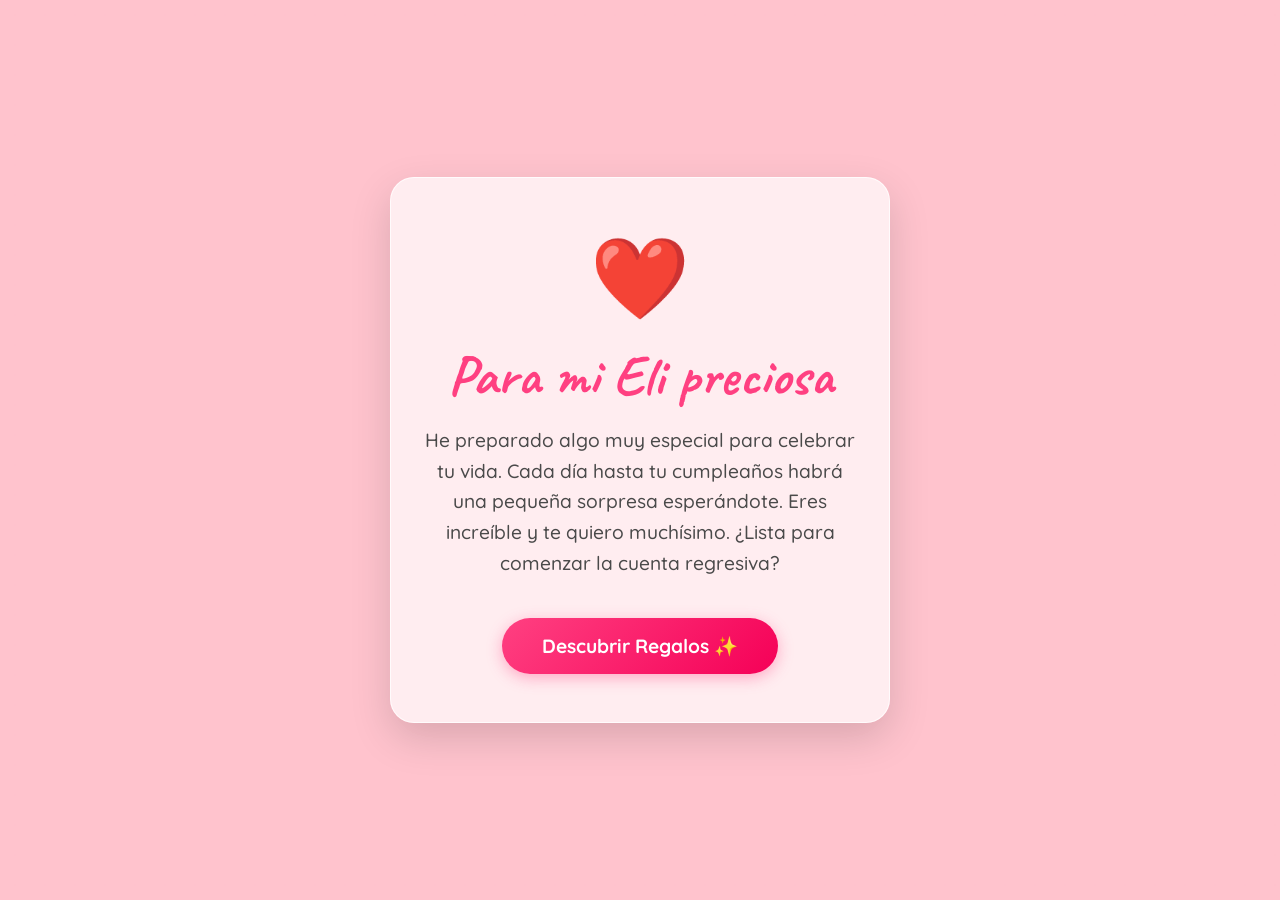
<file: index.html>
<!DOCTYPE html>
<html lang="es">
<head>
    <meta charset="UTF-8">
    <meta name="viewport" content="width=device-width, initial-scale=1.0">
    <title>Feliz Cumpleaños Eli</title>
    <!-- SEO Tags -->
    <meta name="description" content="Un hub de regalos digitales para celebrar el cumpleaños de Eli.">
    <!-- PWA Tags -->
    <link rel="manifest" href="manifest.json">
    <meta name="theme-color" content="#ffb6c1">
    <link rel="apple-touch-icon" href="icon-192.png">
    <!-- Google Fonts -->
    <link rel="preconnect" href="https://fonts.googleapis.com">
    <link rel="preconnect" href="https://fonts.gstatic.com" crossorigin>
    <link href="https://fonts.googleapis.com/css2?family=Caveat:wght@400;700&family=Quicksand:wght@300;500;700&display=swap" rel="stylesheet">
    <!-- CSS -->
    <link rel="stylesheet" href="styles.css">
</head>
<body>
    <!-- Modal de Bienvenida -->
    <div id="welcome-modal" class="modal-overlay">
        <div class="modal-content">
            <div class="heart-icon">❤️</div>
            <h1>Para mi Eli preciosa</h1>
            <p>He preparado algo muy especial para celebrar tu vida. Cada día hasta tu cumpleaños habrá una pequeña sorpresa esperándote. Eres increíble y te quiero muchísimo. ¿Lista para comenzar la cuenta regresiva?</p>
            <button id="start-btn">Descubrir Regalos ✨</button>
        </div>
    </div>

    <!-- Hub Principal -->
    <main id="main-hub" class="hidden">
        <div class="whiteboard">
            <!-- Decoraciones del Pizarrón -->
            <div class="decoration sticker-1">✨</div>
            <div class="decoration sticker-2">🎂</div>
            <div class="decoration magnet-1">⭐</div>
            <div class="decoration magnet-2">💖</div>
            <div class="decoration tape-1"></div>
            <div class="decoration tape-2"></div>
            
            <header class="hub-header">
                <h2>Cuenta regresiva para el cumpleaños de Eli</h2>
                <div id="main-countdown" class="countdown-display">
                    Faltan: 
                    <div class="time-block"><span id="days">00</span><small>días</small></div> :
                    <div class="time-block"><span id="hours">00</span><small>horas</small></div> :
                    <div class="time-block"><span id="minutes">00</span><small>minutos</small></div> :
                    <div class="time-block"><span id="seconds">00</span><small>segundos</small></div>
                    <div class="target-text">para tu cumpleaños</div>
                </div>
            </header>

            <div class="gifts-grid" id="gifts-grid">
                <!-- Los post-its se generan dinámicamente con JS -->
            </div>
        </div>
    </main>

    <!-- DEV CONTROLS: Descomenta esto para probar fechas -->
    
    <!-- <div id="dev-controls" style="position: fixed; bottom: 20px; left: 20px; background: rgba(255,255,255,0.9); padding: 15px; border-radius: 12px; z-index: 10000; box-shadow: 0 4px 15px rgba(0,0,0,0.2); border: 2px solid var(--primary);">
        <label for="time-slider" style="display: block; margin-bottom: 5px; font-weight: bold; font-size: 0.9rem; color: var(--text-dark);">Simulador de Tiempo:</label>
        <input type="range" id="time-slider" min="0" max="604800" value="0" style="width: 200px;">
        <div id="time-display" style="font-size: 0.8rem; margin-top: 5px; color: var(--text-dark); font-family: monospace;"></div>
    </div> -->
   

    <!-- JavaScript -->
    <script src="script.js"></script>
    <script>
        if ('serviceWorker' in navigator) {
            window.addEventListener('load', () => {
                navigator.serviceWorker.register('./sw.js').then((registration) => {
                    console.log('ServiceWorker registration successful with scope: ', registration.scope);
                }, (err) => {
                    console.log('ServiceWorker registration failed: ', err);
                });
            });
        }
    </script>
</body>
</html>
</file>
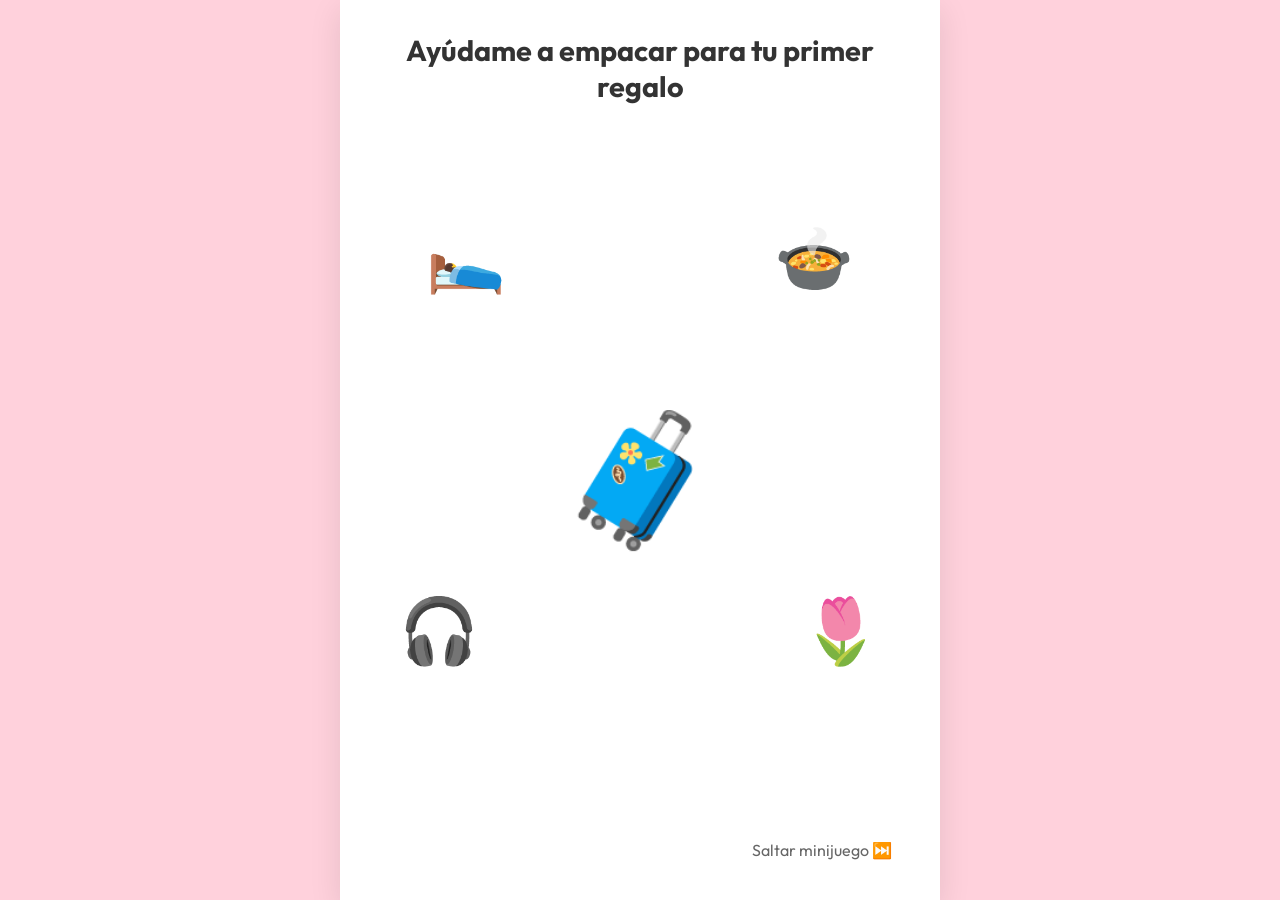
<file: projects/airbnb-weekend/index.html>
<!DOCTYPE html>
<html lang="es">
<head>
  <meta charset="UTF-8">
  <meta name="viewport" content="width=device-width, initial-scale=1.0">
  <title>Primer Regalo - Fin de Semana Airbnb</title>
  <link rel="stylesheet" href="styles.css">
  <link href="https://fonts.googleapis.com/css2?family=Outfit:wght@300;400;600&display=swap" rel="stylesheet">
</head>
<body>
  <!-- Pantalla 1: Minijuego "Haz la maleta" -->
  <div id="screen1" class="screen active">
    <h1>Ayúdame a empacar para tu primer regalo</h1>
    
    <div class="game-container">
      <div class="suitcase" id="suitcase">
        <div class="suitcase-body">🧳</div>
      </div>
      
      <div class="items-container">
        <div class="item" data-id="1">🛌</div>
        <div class="item" data-id="2">🍲</div>
        <div class="item" data-id="3">🎧</div>
        <div class="item" data-id="4">🌷</div>
      </div>
    </div>
    
    <button id="skip-btn" class="skip-btn">Saltar minijuego ⏭️</button>
  </div>

  <!-- Pantalla 2: Interfaz "Falso Airbnb" -->
  <div id="screen2" class="screen hidden airbnb-mode">
    <div class="airbnb-container">
      <div class="main-image-carousel">
        <div class="top-nav">
          <a href="../../index.html" class="nav-icon back-icon" style="text-decoration: none;">❮</a>
          <div class="nav-icon share-icon">♡</div>
        </div>
        <div class="carousel-track">
          <img src="resources/images/1.avif" alt="Foto del Airbnb 1" class="carousel-image">
          <img src="resources/images/2.avif" alt="Foto del Airbnb 2" class="carousel-image">
          <img src="resources/images/3.avif" alt="Foto del Airbnb 3" class="carousel-image">
        </div>
      </div>

      <div class="airbnb-content">
        <header class="airbnb-header">
          <h1>Refugio de Cumpleaños para Eli 🌷</h1>
          <p class="subtitle"><strong>★ 4.56</strong> · Anfitrión excelente</p>
        </header>

        <section class="host-section">
          <div class="host-info">
            <h2>Organizador: Toño</h2>
            <p>2 huéspedes · 1 habitación · 1 cama · 1 baño</p>
          </div>
          <div class="host-avatar">🧑‍💻</div>
        </section>

        <section class="amenities-section">
          <h2>Lo que ofrece este lugar</h2>
          <ul class="amenities-list">
            <li>
              <span class="icon">🛏️</span>
              <div class="amenity-text">
                <strong>Cama extra suave</strong>
                <span>Para dormir todo lo que quieras</span>
              </div>
            </li>
            <li>
              <span class="icon">🍲</span>
              <div class="amenity-text">
                <strong>Caldito de pollo o la comida que mas te guste</strong>
                <span>Comida favorita de Eli para aliviar el malestar de estos días</span>
              </div>
            </li>
            <li>
              <span class="icon">🎶</span>
              <div class="amenity-text">
                <strong>Musica lista</strong>
                <span>Para relajarte y escuchar tus canciones favoritas</span>
              </div>
            </li>
            <li>
              <span class="icon">🏠</span>
              <div class="amenity-text">
                <strong>Todo el día para consentirte</strong>
                <span>No hay prisa, nos quedamos todo el fin de semana</span>
              </div>
            </li>
          </ul>
        </section>

        <div id="real-details" class="hidden-details">
          <h3>Nos vamos de fin de semana. Aquí están los detalles reales:</h3>
          <div class="real-image-container">
            <!-- <div class="placeholder-details">🎟️ Captura de reserva real aquí</div> -->
            <img src="resources/images/booking.jpeg" alt="Foto del Airbnb 1" class="carousel-image">
          </div>
        </div>
      </div>

      <div class="sticky-footer">
        <div class="price-info">
          <span class="price"><strong>$0</strong> <span class="currency">MXN</span> noche</span>
          <span class="date">28 - 30 jun</span>
        </div>
        <button id="confirm-btn" class="primary-btn">Reservar</button>
      </div>
    </div>
  </div>

  <!-- Contenedor para el confeti -->
  <div id="confetti-container"></div>

  <script src="script.js"></script>
</body>
</html>
</file>
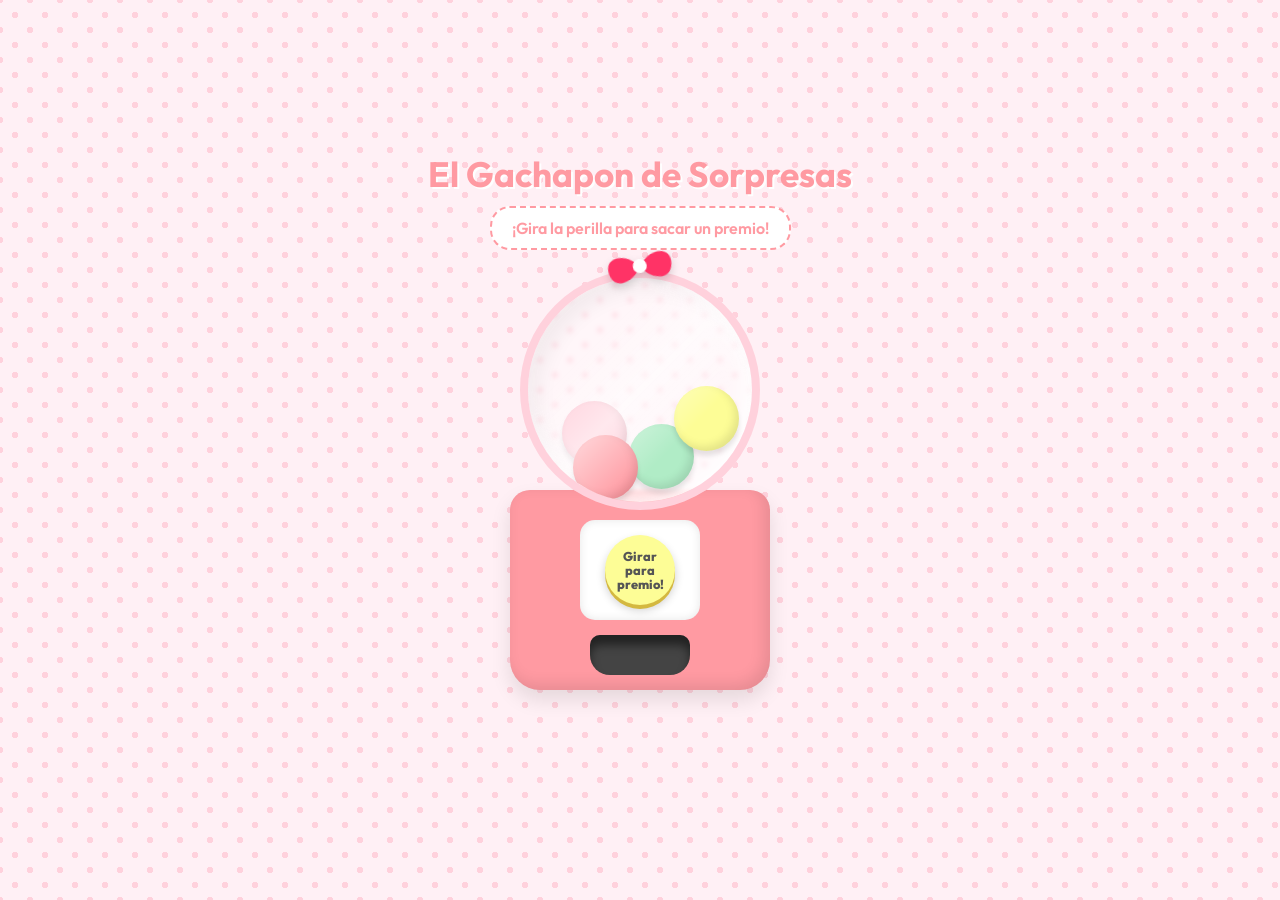
<file: projects/gift-boxes/index.html>
<!DOCTYPE html>
<html lang="es">
<head>
    <meta charset="UTF-8">
    <meta name="viewport" content="width=device-width, initial-scale=1.0">
    <title>Gachapon de Sorpresas</title>
    <link rel="stylesheet" href="styles.css">
    <link href="https://fonts.googleapis.com/css2?family=Outfit:wght@400;600;800&display=swap" rel="stylesheet">
</head>
<body>
    <div class="app-container">
        <h1 class="title">El Gachapon de Sorpresas</h1>
        
        <div class="message-box" id="messageBox">¡Gira la perilla para sacar un premio!</div>

        <div class="gachapon-machine">
            <!-- Moño de Hello Kitty -->
            <div class="hello-kitty-bow">
                <svg viewBox="0 0 100 60" xmlns="http://www.w3.org/2000/svg">
                    <!-- Ala izquierda -->
                    <path d="M50 30 C30 5, 0 10, 5 35 C10 60, 40 50, 50 30 Z" fill="#ff3366"/>
                    <!-- Ala derecha -->
                    <path d="M50 30 C70 5, 100 10, 95 35 C90 60, 60 50, 50 30 Z" fill="#ff3366"/>
                    <!-- Centro -->
                    <circle cx="50" cy="30" r="10" fill="#ffffff"/>
                </svg>
            </div>

            <div class="machine-top">
                <div class="glass-dome">
                    <!-- Decorational capsules -->
                    <div class="bg-capsule" style="background: var(--pink-pastel); top: 55%; left: 15%; animation-delay: 0s;"></div>
                    <div class="bg-capsule" style="background: var(--green-pastel); top: 65%; left: 45%; animation-delay: 0.3s;"></div>
                    <div class="bg-capsule" style="background: var(--yellow-pastel); top: 48%; left: 65%; animation-delay: 0.6s;"></div>
                    <div class="bg-capsule" style="background: var(--pink-dark); top: 70%; left: 20%; animation-delay: 0.9s;"></div>
                </div>
            </div>
            
            <div class="machine-base">
                <div class="mechanism">
                    <button id="girarBtn" class="knob">Girar<br>para<br>premio!</button>
                </div>
                <div class="tray-area">
                    <div class="tray"></div>
                    <div id="activeCapsule" class="capsule hidden">
                        <div class="capsule-top"></div>
                        <div class="capsule-bottom"></div>
                    </div>
                </div>
            </div>
        </div>

        <div id="progressContainer" class="progress-container hidden">
            <div class="progress-bar">
                <div id="progressFill" class="progress-fill"></div>
            </div>
            <p>¡Sigue tocando!</p>
        </div>
    </div>

    <!-- Modal -->
    <div id="prizeModal" class="modal hidden">
        <div class="modal-content">
            <div id="confettiContainer" class="confetti-container"></div>
            <h2 class="modal-title">¡Sorpresa! 🎉</h2>
            <p id="prizeText" class="prize-text"></p>
            <button id="closeModalBtn" class="close-btn">¡Yay!</button>
        </div>
    </div>

    <script src="script.js"></script>
</body>
</html>
</file>
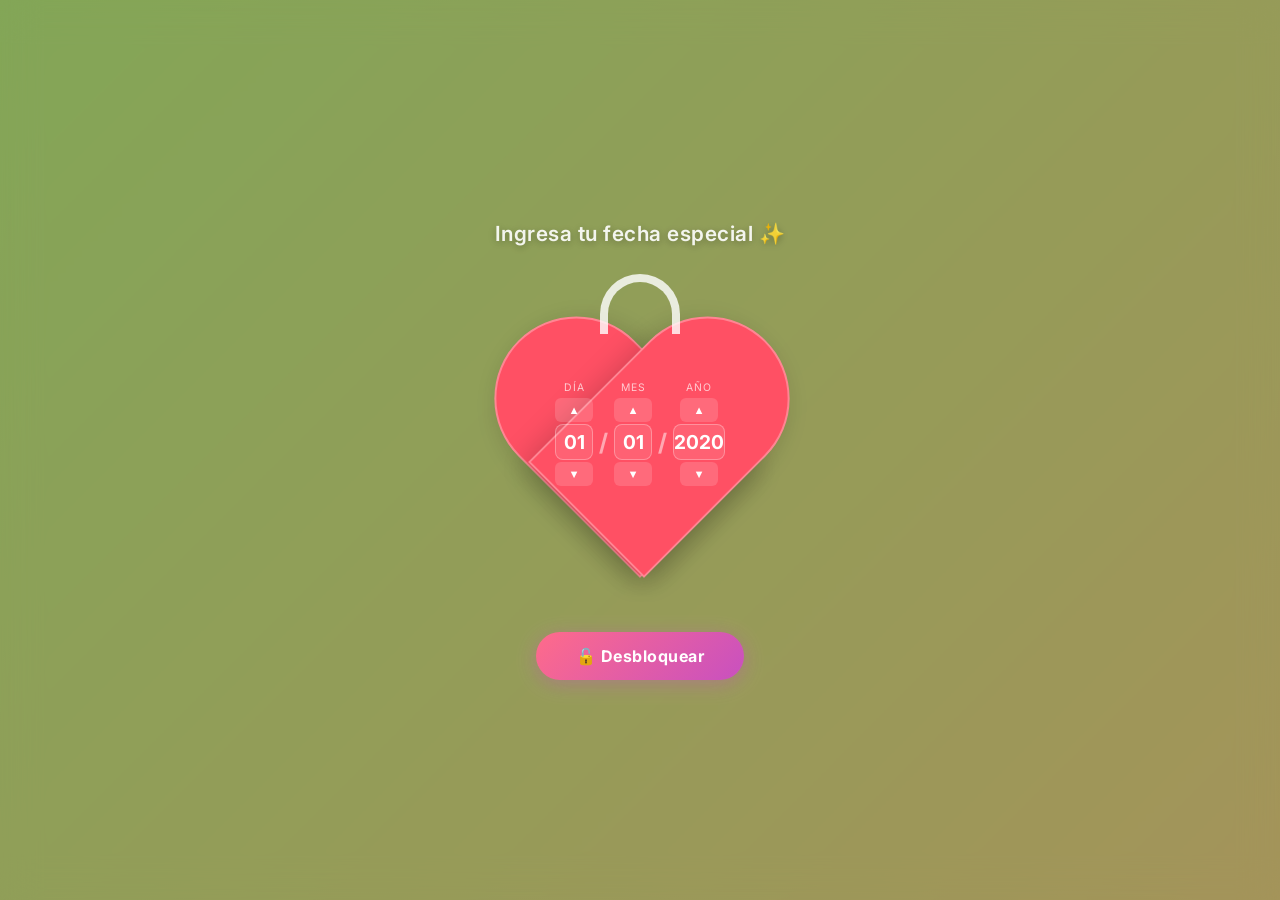
<file: projects/tickets-spotify/index.html>
<!DOCTYPE html>
<html lang="es">

<head>
    <meta charset="UTF-8">
    <meta name="viewport" content="width=device-width, initial-scale=1.0">
    <title>🎵 Te dedico esta canción</title>

    <!-- Fuentes de Google: Caveat para la dedicatoria manuscrita -->
    <link rel="preconnect" href="https://fonts.googleapis.com">
    <link rel="preconnect" href="https://fonts.gstatic.com" crossorigin>
    <link href="https://fonts.googleapis.com/css2?family=Caveat:wght@400;700&family=Inter:wght@400;600;800&display=swap" rel="stylesheet">

    <link rel="stylesheet" href="styles.css">
</head>

<body>

    <!-- ============================================== -->
    <!--  PANTALLA DE BLOQUEO (Overlay con Corazón)     -->
    <!-- ============================================== -->
    <div id="lock-screen" class="lock-screen">
        <p class="lock-subtitle">Ingresa tu fecha especial ✨</p>

        <!-- El Corazón-Candado -->
        <div class="heart-lock">
            <!-- El arco del candado (la parte de arriba) -->
            <div class="lock-shackle"></div>

            <!-- Cuerpo del corazón con los selectores numéricos -->
            <div class="heart-body">
                <div class="heart-body-inner">
                    <!-- Selectores de combinación DD / MM / AAAA -->
                    <div class="combo-selectors">
                        <!-- DÍA -->
                        <div class="combo-group">
                            <label>Día</label>
                            <div class="spinner">
                                <button class="spin-btn spin-up" data-target="combo-dia" data-dir="up">▲</button>
                                <input type="text" id="combo-dia" class="combo-input" value="01" maxlength="2" readonly>
                                <button class="spin-btn spin-down" data-target="combo-dia" data-dir="down">▼</button>
                            </div>
                        </div>

                        <span class="combo-separator">/</span>

                        <!-- MES -->
                        <div class="combo-group">
                            <label>Mes</label>
                            <div class="spinner">
                                <button class="spin-btn spin-up" data-target="combo-mes" data-dir="up">▲</button>
                                <input type="text" id="combo-mes" class="combo-input" value="01" maxlength="2" readonly>
                                <button class="spin-btn spin-down" data-target="combo-mes" data-dir="down">▼</button>
                            </div>
                        </div>

                        <span class="combo-separator">/</span>

                        <!-- AÑO -->
                        <div class="combo-group">
                            <label>Año</label>
                            <div class="spinner">
                                <button class="spin-btn spin-up" data-target="combo-anio" data-dir="up">▲</button>
                                <input type="text" id="combo-anio" class="combo-input combo-input-wide" value="2020" maxlength="4" readonly>
                                <button class="spin-btn spin-down" data-target="combo-anio" data-dir="down">▼</button>
                            </div>
                        </div>
                    </div>
                </div>
            </div>
        </div>

        <!-- Botón de desbloquear -->
        <button id="btn-desbloquear" class="btn-unlock">🔓 Desbloquear</button>
    </div>

    <!-- ============================================== -->
    <!--  TARJETA PRINCIPAL (Raspadita + Widget)        -->
    <!-- ============================================== -->
    <div id="main-content" class="main-content hidden">
        <h1 class="main-title">Esta canción me recuerda a lo que siento por tí 🥰</h1>

        <!-- Contenedor tipo Cristal (Glassmorphism) -->
        <div class="glass-card">
            <!-- El área de raspar envuelve TODO (código + widget) -->
            <div class="scratch-container">
                <div class="hidden-content">
                    <div class="spotify-code-container">
                        <img id="spotify-code" alt="Código de Spotify" />
                    </div>

                    <!-- El Widget Oficial de Spotify -->
                    <iframe id="spotify-widget" width="100%" height="152" frameborder="0" allowfullscreen=""
                        allow="autoplay; clipboard-write; encrypted-media; fullscreen; picture-in-picture"
                        loading="lazy"></iframe>
                </div>

                <!-- Capa dorada para raspar -->
                <canvas id="scratch-canvas"></canvas>
            </div>

            <!-- Dedicatoria personalizada con fuente manuscrita -->
            <div class="dedicatoria">
                <p>Tú haces que las canciones tengan significado, te quiero mucho. 💖</p>
            </div>
        </div>
    </div>

    <!-- Script con toda la lógica -->
    <script src="script.js"></script>
</body>

</html>
</file>
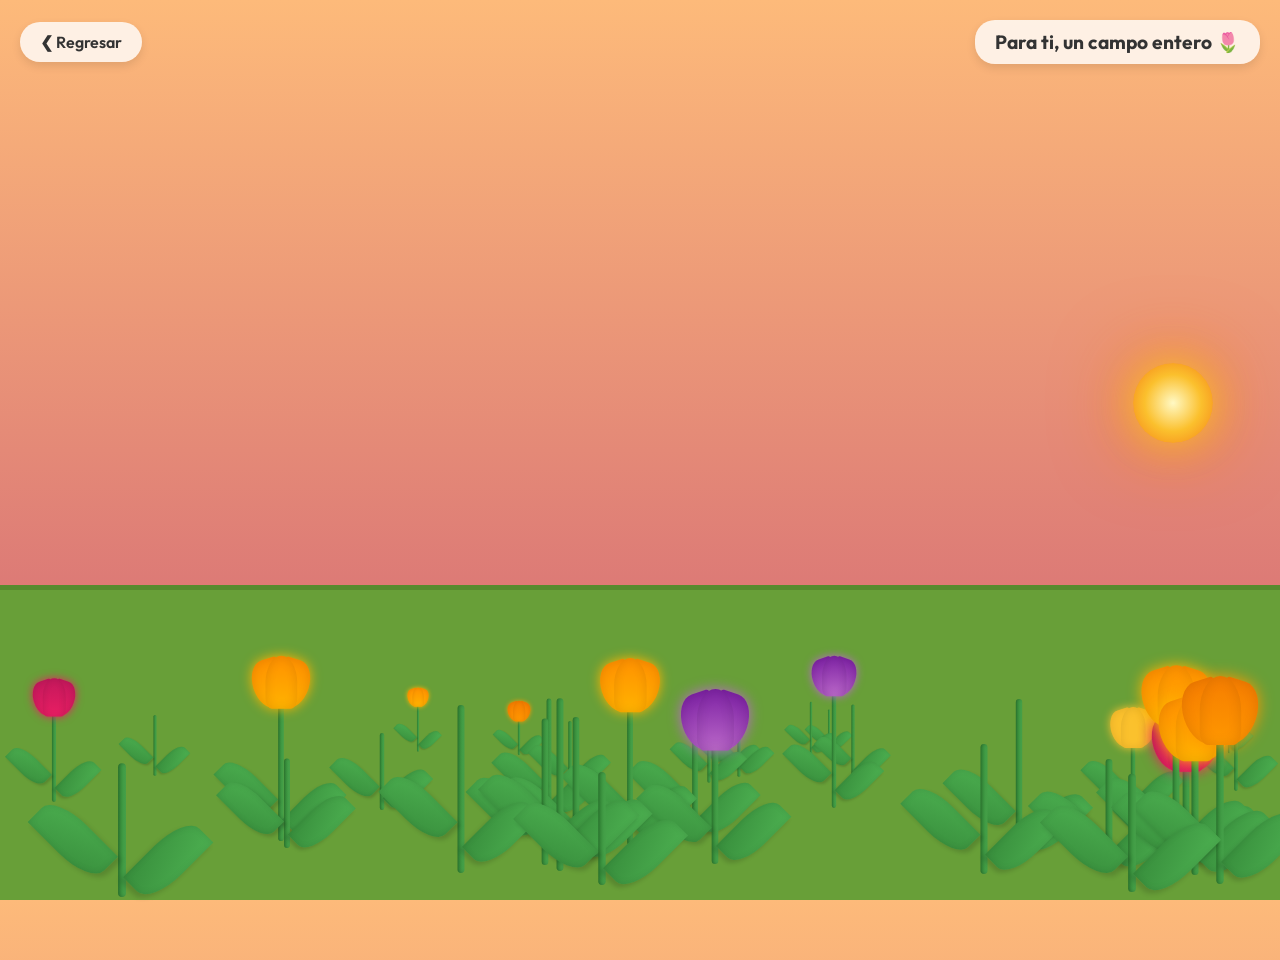
<file: projects/tulip-field/index.html>
<!DOCTYPE html>
<html lang="es">
<head>
    <meta charset="UTF-8">
    <meta name="viewport" content="width=device-width, initial-scale=1.0">
    <title>Campo de Tulipanes - Día 2</title>
    <link rel="stylesheet" href="styles.css">
    <link href="https://fonts.googleapis.com/css2?family=Outfit:wght@300;400;600&display=swap" rel="stylesheet">
</head>
<body>
    <div class="top-nav">
        <a href="../../index.html" class="back-btn">❮ Regresar</a>
        <h1 class="title">Para ti, un campo entero 🌷</h1>
    </div>

    <div class="sky">
        <!-- Nubes animadas simples -->
        <div class="cloud cloud-1"></div>
        <div class="cloud cloud-2"></div>
        <div class="cloud cloud-3"></div>
    </div>
    
    <div class="ground" id="ground">
        <!-- El JS inyectará los tulipanes aquí -->
    </div>

    <!-- DEV CONTROLS: Simulador de hora -->
    <!-- <div id="dev-controls" style="position: fixed; bottom: 20px; right: 20px; background: rgba(255,255,255,0.8); padding: 10px 15px; border-radius: 12px; z-index: 10000; box-shadow: 0 4px 10px rgba(0,0,0,0.1);">
        <label for="hour-slider" style="display: block; margin-bottom: 5px; font-weight: 600; font-size: 0.8rem; color: var(--text-dark);">Simulador de Hora:</label>
        <input type="range" id="hour-slider" min="0" max="23" value="12" style="width: 150px;">
        <div id="hour-display" style="font-size: 0.8rem; margin-top: 5px; color: var(--text-dark); font-weight: bold; text-align: center;">12:00</div>
    </div> -->

    <script src="script.js"></script>
</body>
</html>
</file>
<file: styles.css>
:root {
    /* Color Palette */
    --bg-pink-light: #fff0f5;
    --bg-pink-pattern: #ffb6c1;
    --modal-bg: rgba(255, 192, 203, 0.95);
    --primary: #ff4081;
    --primary-hover: #f50057;
    --text-dark: #4a4a4a;
    --text-light: #ffffff;
    
    /* Whiteboard & Elements */
    --board-bg: #fafafa;
    --board-border: #e0e0e0;
    --postit-locked-bg: #f5f5f5;
    --postit-locked-text: #9e9e9e;
    
    /* Post-it Unlocked Colors (Vibrant Pastels) */
    --postit-1: #ffeb3b; /* Yellow */
    --postit-2: #7bff64; /* Teal */
    --postit-3: #ff80ab; /* Pink */
    --postit-4: #b388ff; /* Purple */
    --postit-5: #8c9eff; /* Blue */
    --postit-6: #ffd180; /* Orange */
    
    /* Typography */
    --font-heading: 'Caveat', cursive;
    --font-body: 'Quicksand', sans-serif;
    
    /* Effects */
    --shadow-soft: 0 8px 32px rgba(0, 0, 0, 0.08);
    --shadow-strong: 0 15px 40px rgba(0, 0, 0, 0.15);
    --glass-blur: blur(12px);
}

* {
    margin: 0;
    padding: 0;
    box-sizing: border-box;
}

body {
    font-family: var(--font-body);
    background-color: var(--bg-pink-light);
    /* Subtle dot pattern */
    background-image: radial-gradient(var(--bg-pink-pattern) 1.5px, transparent 1.5px);
    background-size: 30px 30px;
    color: var(--text-dark);
    min-height: 100vh;
    overflow-x: hidden;
    display: flex;
    flex-direction: column;
}

/* Utils */
.hidden {
    display: none !important;
}

.fade-in {
    animation: fadeIn 0.8s ease forwards;
}

@keyframes fadeIn {
    from { opacity: 0; transform: translateY(20px); }
    to { opacity: 1; transform: translateY(0); }
}

/* --- Modal Styles --- */
.modal-overlay {
    position: fixed;
    top: 0;
    left: 0;
    width: 100vw;
    height: 100vh;
    background-color: var(--modal-bg);
    display: flex;
    justify-content: center;
    align-items: center;
    z-index: 9999;
    transition: opacity 0.6s cubic-bezier(0.16, 1, 0.3, 1);
    backdrop-filter: var(--glass-blur);
    -webkit-backdrop-filter: var(--glass-blur);
}

.modal-overlay.fade-out {
    opacity: 0;
    pointer-events: none;
}

.modal-content {
    background: rgba(255, 255, 255, 0.7);
    border: 1px solid rgba(255, 255, 255, 0.8);
    box-shadow: var(--shadow-strong);
    border-radius: 24px;
    padding: 3rem 2rem;
    max-width: 500px;
    width: 90%;
    text-align: center;
    animation: popIn 0.8s cubic-bezier(0.34, 1.56, 0.64, 1);
}

@keyframes popIn {
    0% { transform: scale(0.8); opacity: 0; }
    100% { transform: scale(1); opacity: 1; }
}

.heart-icon {
    font-size: 5rem;
    margin-bottom: 1rem;
    animation: heartbeat 1.5s infinite;
}

@keyframes heartbeat {
    0% { transform: scale(1); }
    14% { transform: scale(1.15); }
    28% { transform: scale(1); }
    42% { transform: scale(1.15); }
    70% { transform: scale(1); }
}

.modal-content h1 {
    font-family: var(--font-heading);
    font-size: 3.5rem;
    color: var(--primary);
    margin-bottom: 1rem;
    line-height: 1.2;
}

.modal-content p {
    font-size: 1.2rem;
    font-weight: 500;
    line-height: 1.6;
    margin-bottom: 2.5rem;
    color: var(--text-dark);
}

button {
    font-family: var(--font-body);
    font-size: 1.2rem;
    font-weight: 700;
    color: var(--text-light);
    background: linear-gradient(135deg, var(--primary), var(--primary-hover));
    border: none;
    padding: 1rem 2.5rem;
    border-radius: 50px;
    cursor: pointer;
    box-shadow: 0 4px 15px rgba(255, 64, 129, 0.4);
    transition: all 0.3s cubic-bezier(0.25, 0.8, 0.25, 1);
    position: relative;
    overflow: hidden;
}

button::after {
    content: '';
    position: absolute;
    top: -50%;
    left: -50%;
    width: 200%;
    height: 200%;
    background: rgba(255, 255, 255, 0.2);
    transform: rotate(45deg);
    transition: all 0.3s ease;
    opacity: 0;
}

button:hover {
    transform: translateY(-3px);
    box-shadow: 0 8px 25px rgba(255, 64, 129, 0.6);
}

button:hover::after {
    opacity: 1;
    left: 100%;
}

/* --- Main Hub --- */
main {
    flex: 1;
    display: flex;
    justify-content: center;
    align-items: center;
    padding: 2rem;
    width: 100%;
}

.whiteboard {
    background-color: var(--board-bg);
    width: 100%;
    max-width: 1200px;
    min-height: 80vh;
    border-radius: 16px;
    position: relative;
    padding: 4rem 2rem;
    box-shadow: 
        inset 0 0 40px rgba(0,0,0,0.03), 
        var(--shadow-strong);
    border: 12px solid #fff;
    /* Simulated wood frame using border image */
    border-image: linear-gradient(to bottom right, #e0e0e0, #bdbdbd) 1;
}

/* Decorations (Emojis as stickers) */
.decoration {
    position: absolute;
    font-size: 2.5rem;
    user-select: none;
    pointer-events: none;
    filter: drop-shadow(2px 4px 6px rgba(0,0,0,0.15));
    z-index: 5;
}

.sticker-1 { top: -25px; left: -25px; font-size: 4.5rem; transform: rotate(-15deg); }
.sticker-2 { bottom: -20px; right: -20px; font-size: 4rem; transform: rotate(10deg); }
.magnet-1 { top: 30px; right: 40px; transform: rotate(5deg); }
.magnet-2 { bottom: 40px; left: 40px; transform: rotate(-10deg); }

/* Washi Tape effect */
.tape-1 {
    width: 120px;
    height: 35px;
    background-color: rgba(255, 192, 203, 0.6);
    top: -15px;
    left: 50%;
    transform: translateX(-50%) rotate(-2deg);
    border-radius: 2px;
    box-shadow: 0 1px 3px rgba(0,0,0,0.1);
    backdrop-filter: blur(2px);
}

.tape-2 {
    width: 100px;
    height: 30px;
    background-color: rgba(135, 206, 235, 0.5);
    bottom: -15px;
    left: 50%;
    transform: translateX(-50%) rotate(3deg);
    border-radius: 2px;
}

/* Header & Countdown */
.hub-header {
    text-align: center;
    margin-bottom: 4rem;
}

.hub-header h2 {
    font-family: var(--font-heading);
    font-size: 4rem;
    color: var(--primary);
    margin-bottom: 1.5rem;
    letter-spacing: 2px;
    text-shadow: 2px 2px 0px rgba(255, 64, 129, 0.1);
}

.countdown-display {
    display: inline-flex;
    align-items: center;
    gap: 0.5rem;
    background: rgba(255, 255, 255, 0.9);
    padding: 1.5rem 3rem;
    border-radius: 50px;
    box-shadow: var(--shadow-soft);
    border: 3px dashed var(--primary);
    font-size: 1.4rem;
    font-weight: 700;
    color: var(--text-dark);
    flex-wrap: wrap;
    justify-content: center;
}

.time-block {
    display: flex;
    flex-direction: column;
    align-items: center;
    margin: 0 0.5rem;
}

.time-block span {
    font-family: monospace;
    font-size: 2.5rem;
    color: var(--primary);
    line-height: 1;
}

.time-block small {
    font-size: 0.8rem;
    text-transform: uppercase;
    letter-spacing: 1px;
    color: #888;
    margin-top: 0.2rem;
}

.target-text {
    width: 100%;
    text-align: center;
    margin-top: 0.5rem;
    font-size: 1.2rem;
    color: #666;
}

/* Gifts Grid */
.gifts-grid {
    display: grid;
    grid-template-columns: repeat(auto-fit, minmax(240px, 1fr));
    gap: 4rem;
    justify-items: center;
    padding: 2rem 1rem;
}

/* Post-it Base */
.post-it {
    width: 240px;
    height: 240px;
    position: relative;
    padding: 2.5rem 1.5rem;
    display: flex;
    flex-direction: column;
    justify-content: center;
    align-items: center;
    text-align: center;
    border-radius: 2px 2px 20px 2px; /* Slight curl on bottom right */
    box-shadow: 3px 6px 15px rgba(0,0,0,0.1);
    transition: transform 0.4s cubic-bezier(0.175, 0.885, 0.32, 1.275), box-shadow 0.4s ease;
    transform: rotate(var(--rotation, 0deg));
}

.post-it:hover {
    z-index: 10;
    transform: rotate(0deg) scale(1.1) !important;
    box-shadow: var(--shadow-strong);
}

.pin {
    position: absolute;
    top: 8px;
    left: 50%;
    transform: translateX(-50%);
    font-size: 1.8rem;
    filter: drop-shadow(1px 2px 2px rgba(0,0,0,0.3));
    z-index: 2;
}

.post-it h3 {
    font-family: var(--font-heading);
    font-size: 2.5rem;
    margin-bottom: 1rem;
    color: #333;
}

/* Locked State */
.post-it.locked {
    background-color: var(--postit-locked-bg);
    color: var(--postit-locked-text);
    /* Soft pattern for locked state */
    background-image: repeating-linear-gradient(45deg, transparent, transparent 10px, rgba(0,0,0,0.02) 10px, rgba(0,0,0,0.02) 20px);
}

.post-it.locked h3 {
    color: #757575;
}

.status-container {
    display: flex;
    flex-direction: column;
    align-items: center;
    gap: 0.8rem;
}

.lock-icon {
    font-size: 2.5rem;
    opacity: 0.5;
    animation: float 3s ease-in-out infinite;
}

@keyframes float {
    0% { transform: translateY(0px); }
    50% { transform: translateY(-5px); }
    100% { transform: translateY(0px); }
}

.mini-countdown {
    font-family: monospace;
    font-size: 1.2rem;
    font-weight: 700;
    background: rgba(255, 255, 255, 0.8);
    color: #555;
    padding: 0.4rem 0.8rem;
    border-radius: 8px;
    box-shadow: inset 0 1px 3px rgba(0,0,0,0.1);
}

/* Unlocked State */
.post-it.unlocked {
    cursor: pointer;
}

/* Assign dynamic colors via nth-child */
.post-it.unlocked:nth-child(1) { background-color: var(--postit-1); }
.post-it.unlocked:nth-child(2) { background-color: var(--postit-2); }
.post-it.unlocked:nth-child(3) { background-color: var(--postit-3); }
.post-it.unlocked:nth-child(4) { background-color: var(--postit-4); }
.post-it.unlocked:nth-child(5) { background-color: var(--postit-5); }
.post-it.unlocked:nth-child(6) { background-color: var(--postit-6); }

.unlocked-content {
    animation: fadeIn 0.6s ease forwards;
    display: flex;
    flex-direction: column;
    align-items: center;
    gap: 1rem;
}

.unlocked-content h4 {
    font-size: 1.2rem;
    color: #333;
    font-weight: 700;
}

.gift-btn {
    display: inline-block;
    padding: 0.6rem 1.2rem;
    background: rgba(255,255,255,0.4);
    color: #222;
    text-decoration: none;
    border-radius: 20px;
    font-weight: 700;
    border: 2px solid rgba(0,0,0,0.1);
    transition: all 0.2s ease;
}

.gift-btn:hover {
    background: rgba(255,255,255,0.8);
    transform: scale(1.05);
}

/* Responsive */
@media (max-width: 800px) {
    .hub-header h2 { font-size: 3rem; }
    .countdown-display { padding: 1rem 1.5rem; }
    .time-block span { font-size: 2rem; }
    .whiteboard { border-width: 8px; padding: 3rem 1rem; }
}

@media (max-width: 480px) {
    .modal-content { padding: 2rem 1.5rem; }
    .modal-content h1 { font-size: 2.2rem; }
    .hub-header { margin-bottom: 2.5rem; }
    .hub-header h2 { font-size: 2.2rem; margin-bottom: 1rem; }
    
    .countdown-display { 
        padding: 1rem 0.5rem; 
        border-width: 2px;
        gap: 0.2rem;
    }
    .time-block { margin: 0 0.3rem; }
    .time-block span { font-size: 1.4rem; }
    .time-block small { font-size: 0.7rem; }
    .target-text { font-size: 1rem; }

    .whiteboard {
        padding: 2.5rem 0.5rem;
        border-width: 6px;
    }

    .gifts-grid { 
        display: flex;
        flex-direction: column;
        align-items: center;
        gap: 2rem;
        padding: 1rem 0;
    }

    .post-it {
        width: 280px;
        height: 220px;
        transform: rotate(0deg) !important; /* Elimina rotación para vista de lista limpia */
        margin: 0 auto;
        padding: 2rem 1.5rem;
    }

    .post-it:hover {
        transform: scale(1.05) !important;
    }

    .post-it h3 {
        font-size: 2.2rem;
    }

    /* Ajuste de decoraciones para evitar desbordamiento */
    .sticker-1 { top: -15px; left: -10px; font-size: 3rem; }
    .sticker-2 { bottom: -10px; right: -10px; font-size: 2.5rem; }
    .magnet-1 { right: 10px; top: 15px; }
    .magnet-2 { left: 10px; bottom: 20px; }
}
</file>
<file: projects/airbnb-weekend/styles.css>
:root {
  --pastel-pink: #ffd1dc;
  --pastel-pink-dark: #ffb6c1;
  --pastel-green: #dcedc1;
  --pastel-yellow: #fffdd0;
  --pastel-yellow-dark: #fdfd96;
  --text-dark: #333333;
  --text-light: #666666;
  --white: #ffffff;
  --bg-gray: #f7f7f7;
  --border-gray: #dddddd;
}

* {
  box-sizing: border-box;
  margin: 0;
  padding: 0;
}

body {
  font-family: 'Outfit', sans-serif;
  background-color: var(--pastel-pink);
  color: var(--text-dark);
  min-height: 100vh;
  display: flex;
  justify-content: center;
  align-items: flex-start;
  overflow-x: hidden;
  position: relative;
}

.screen {
  width: 100%;
  max-width: 600px;
  min-height: 100vh;
  padding: 2rem;
  display: flex;
  flex-direction: column;
  transition: opacity 0.8s ease, transform 0.8s ease;
  background-color: var(--white);
  box-shadow: 0 10px 30px rgba(0,0,0,0.1);
  position: absolute;
  top: 0;
  transform-origin: top center;
}

.screen.active {
  opacity: 1;
  transform: none;
  z-index: 10;
}

.screen.hidden {
  opacity: 0;
  transform: scale(0.95);
  pointer-events: none;
  z-index: 1;
}

/* Screen 1: Minigame */
#screen1 h1 {
  text-align: center;
  font-size: 1.8rem;
  margin-bottom: 3rem;
  color: var(--text-dark);
}

.game-container {
  flex-grow: 1;
  display: flex;
  flex-direction: column;
  align-items: center;
  justify-content: center;
  position: relative;
}

.suitcase {
  font-size: 8rem;
  position: relative;
  z-index: 2;
  transition: transform 0.3s ease;
}

.suitcase.shake {
  animation: shake 0.5s cubic-bezier(.36,.07,.19,.97) both;
}

.suitcase.zoom {
  animation: zoomIn 0.8s forwards;
}

@keyframes shake {
  10%, 90% { transform: translate3d(-5px, 0, 0) rotate(-5deg); }
  20%, 80% { transform: translate3d(5px, 0, 0) rotate(5deg); }
  30%, 50%, 70% { transform: translate3d(-10px, 0, 0) rotate(-10deg); }
  40%, 60% { transform: translate3d(10px, 0, 0) rotate(10deg); }
}

@keyframes zoomIn {
  0% { transform: scale(1); opacity: 1; }
  50% { transform: scale(1.5); opacity: 1; }
  100% { transform: scale(5); opacity: 0; }
}

.items-container {
  position: absolute;
  width: 100%;
  height: 100%;
  top: 0;
  left: 0;
  pointer-events: none;
}

.item {
  font-size: 4rem;
  position: absolute;
  cursor: pointer;
  pointer-events: auto;
  transition: all 0.6s cubic-bezier(0.68, -0.55, 0.265, 1.55);
  user-select: none;
}

/* Initial positions for items */
.item[data-id="1"] { top: 10%; left: 10%; }
.item[data-id="2"] { top: 10%; right: 10%; }
.item[data-id="3"] { bottom: 20%; left: 5%; }
.item[data-id="4"] { bottom: 20%; right: 5%; }

.item.packed {
  top: 50% !important;
  left: 50% !important;
  transform: translate(-50%, -50%) scale(0.1);
  opacity: 0;
}

.skip-btn {
  align-self: flex-end;
  background: none;
  border: none;
  color: var(--text-light);
  font-family: inherit;
  font-size: 1rem;
  cursor: pointer;
  margin-top: 2rem;
  padding: 0.5rem 1rem;
  border-radius: 20px;
  transition: background-color 0.3s;
}

.skip-btn:hover {
  background-color: var(--bg-gray);
}

/* Screen 2: Fake Airbnb (Airbnb Mode) */
.screen.airbnb-mode {
  padding: 0; /* Remove default padding for edge-to-edge images */
  background-color: var(--white);
  color: #222222;
  font-family: 'Helvetica Neue', Arial, sans-serif; /* Standard web font closest to Circular */
}

.airbnb-container {
  width: 100%;
  display: flex;
  flex-direction: column;
  padding-bottom: 80px; /* Space for sticky footer */
}

.main-image-carousel {
  width: 100%;
  height: 300px;
  position: relative;
  overflow: hidden;
  background-color: #e5e5e5;
}

.carousel-track {
  display: flex;
  width: 100%;
  height: 100%;
  overflow-x: auto;
  scroll-snap-type: x mandatory;
  -webkit-overflow-scrolling: touch;
  scrollbar-width: none; /* Firefox */
}

.carousel-track::-webkit-scrollbar {
  display: none; /* Safari and Chrome */
}

.carousel-image {
  width: 100%;
  height: 100%;
  object-fit: cover;
  flex: 0 0 100%;
  scroll-snap-align: start;
}

.top-nav {
  position: absolute;
  top: 20px;
  left: 0;
  width: 100%;
  padding: 0 20px;
  display: flex;
  justify-content: space-between;
  z-index: 10;
}

.nav-icon {
  width: 32px;
  height: 32px;
  background-color: rgba(255, 255, 255, 0.9);
  border-radius: 50%;
  display: flex;
  justify-content: center;
  align-items: center;
  font-size: 1rem;
  color: #222;
  cursor: pointer;
  box-shadow: 0 1px 3px rgba(0,0,0,0.1);
}

.airbnb-content {
  padding: 24px;
}

.airbnb-header {
  margin-bottom: 24px;
  border-bottom: 1px solid #DDDDDD;
  padding-bottom: 24px;
}

.airbnb-header h1 {
  font-size: 1.7rem;
  font-weight: 600;
  line-height: 1.2;
  margin-bottom: 8px;
  color: #222222;
  text-align: left;
}

.subtitle {
  font-size: 0.95rem;
  color: #222222;
}

.host-section {
  display: flex;
  justify-content: space-between;
  align-items: center;
  padding-bottom: 24px;
  border-bottom: 1px solid #DDDDDD;
  margin-bottom: 24px;
}

.host-info h2 {
  font-size: 1.1rem;
  font-weight: 600;
  margin-bottom: 4px;
}

.host-info p {
  font-size: 0.9rem;
  color: #717171;
}

.host-avatar {
  width: 48px;
  height: 48px;
  background-color: var(--pastel-pink);
  border-radius: 50%;
  display: flex;
  justify-content: center;
  align-items: center;
  font-size: 1.5rem;
}

.amenities-section {
  padding-bottom: 24px;
  border-bottom: 1px solid #DDDDDD;
}

.amenities-section h2 {
  font-size: 1.3rem;
  font-weight: 600;
  margin-bottom: 20px;
}

.amenities-list {
  list-style: none;
  display: flex;
  flex-direction: column;
  gap: 24px;
}

.amenities-list li {
  display: flex;
  align-items: flex-start;
  gap: 16px;
}

.amenities-list .icon {
  font-size: 1.5rem;
  width: 24px;
  display: flex;
  justify-content: center;
}

.amenity-text {
  display: flex;
  flex-direction: column;
  gap: 4px;
}

.amenity-text strong {
  font-weight: 600;
  color: #222222;
  font-size: 1rem;
}

.amenity-text span {
  color: #717171;
  font-size: 0.9rem;
}

.sticky-footer {
  position: fixed;
  bottom: 0;
  left: 0;
  width: 100%;
  background-color: var(--white);
  padding: 16px 24px;
  border-top: 1px solid #DDDDDD;
  display: flex;
  justify-content: space-between;
  align-items: center;
  z-index: 20;
}

.price-info {
  display: flex;
  flex-direction: column;
}

.price-info .price {
  font-size: 1rem;
  color: #222222;
}

.price-info .price strong {
  font-weight: 600;
}

.price-info .currency {
  font-size: 0.9rem;
}

.price-info .date {
  font-size: 0.85rem;
  color: #717171;
  text-decoration: underline;
  cursor: pointer;
}

.primary-btn {
  background-color: #E61E4D; /* Airbnb Red */
  color: var(--white);
  border: none;
  border-radius: 8px;
  padding: 14px 24px;
  font-size: 1rem;
  font-weight: 600;
  cursor: pointer;
  transition: transform 0.1s, background-color 0.2s;
}

.primary-btn:hover {
  background-color: #D70466;
}

.primary-btn:active {
  transform: scale(0.96);
}

.hidden-details {
  display: none;
  margin-top: 2rem;
  padding-top: 1.5rem;
  border-top: 1px dashed #E61E4D;
  animation: slideDown 0.5s ease;
}

.hidden-details h3 {
  margin-bottom: 1rem;
  font-size: 1.1rem;
  font-weight: 600;
  color: #222222;
}

.placeholder-details {
  background-color: #F7F7F7;
  height: 150px;
  border-radius: 12px;
  display: flex;
  justify-content: center;
  align-items: center;
  color: #717171;
  font-weight: 400;
  border: 1px solid #DDDDDD;
}

@keyframes slideDown {
  from { opacity: 0; transform: translateY(-10px); }
  to { opacity: 1; transform: translateY(0); }
}

/* Confetti */
#confetti-container {
  position: fixed;
  top: 0;
  left: 0;
  width: 100%;
  height: 100%;
  pointer-events: none;
  z-index: 100;
  overflow: hidden;
}

.confetti {
  position: absolute;
  font-size: 1.5rem;
  animation: fall linear forwards;
}

@keyframes fall {
  to {
    transform: translateY(100vh) rotate(360deg);
  }
}
</file>
<file: projects/gift-boxes/styles.css>
:root {
    --pink-pastel: #ffd1dc;
    --pink-dark: #ff9aa2;
    --green-pastel: #b0ecc6;
    --yellow-pastel: #fdfd96;
    --white: #ffffff;
    --text-dark: #555555;
    --bg-color: #fff0f5;
}

* {
    box-sizing: border-box;
    margin: 0;
    padding: 0;
}

body {
    font-family: 'Outfit', sans-serif;
    background-color: var(--bg-color);
    background-image: 
        radial-gradient(var(--pink-pastel) 15%, transparent 16%),
        radial-gradient(var(--pink-pastel) 15%, transparent 16%);
    background-size: 30px 30px;
    background-position: 0 0, 15px 15px;
    color: var(--text-dark);
    display: flex;
    justify-content: center;
    align-items: center;
    min-height: 100vh;
    overflow: hidden;
}

.app-container {
    display: flex;
    flex-direction: column;
    align-items: center;
    width: 100%;
    max-width: 500px;
    padding: 20px;
}

.title {
    color: var(--pink-dark);
    text-shadow: 2px 2px 0 var(--white);
    margin-bottom: 10px;
    font-size: 2.2rem;
    text-align: center;
}

.message-box {
    background: var(--white);
    padding: 10px 20px;
    border-radius: 20px;
    border: 2px dashed var(--pink-dark);
    margin-bottom: 20px;
    font-weight: 600;
    color: var(--pink-dark);
    text-align: center;
    min-height: 44px;
    display: flex;
    align-items: center;
    justify-content: center;
    transition: all 0.3s ease;
}

/* Gachapon Machine */
.gachapon-machine {
    position: relative;
    width: 260px;
    display: flex;
    flex-direction: column;
    align-items: center;
    transition: transform 0.1s ease;
}

.gachapon-machine.shake {
    animation: shake 0.5s ease-in-out infinite;
}

@keyframes shake {
    0%, 100% { transform: translateX(0); }
    25% { transform: translateX(-5px) rotate(-2deg); }
    75% { transform: translateX(5px) rotate(2deg); }
}

.machine-top {
    position: relative;
    z-index: 2;
}

.glass-dome {
    width: 240px;
    height: 240px;
    background: rgba(255, 255, 255, 0.4);
    border: 8px solid var(--pink-pastel);
    border-radius: 50%;
    position: relative;
    overflow: hidden;
    box-shadow: inset -10px -10px 20px rgba(255,255,255,0.8), inset 10px 10px 20px rgba(0,0,0,0.05);
    backdrop-filter: blur(2px);
    -webkit-backdrop-filter: blur(2px);
}

.glass-dome::after {
    content: '';
    position: absolute;
    top: -50%;
    left: -50%;
    width: 200%;
    height: 200%;
    background: linear-gradient(
        135deg, 
        rgba(255,255,255,0) 0%, 
        rgba(255,255,255,0) 40%, 
        rgba(255,255,255,0.5) 50%, 
        rgba(255,255,255,0) 60%, 
        rgba(255,255,255,0) 100%
    );
    border-radius: 50%;
    pointer-events: none;
}

@keyframes floating {
    0%, 100% { transform: translateY(0); }
    50% { transform: translateY(5px); }
}

.bg-capsule {
    width: 65px;
    height: 65px;
    border-radius: 50%;
    position: absolute;
    box-shadow: inset -4px -4px 8px rgba(0,0,0,0.1), 0 5px 5px rgba(0,0,0,0.1);
    transition: opacity 0.3s ease;
    animation: floating 2s ease-in-out infinite;
}

.bg-capsule.hidden-capsule {
    opacity: 0;
    animation: none;
}

.machine-base {
    width: 260px;
    height: 200px;
    background: var(--pink-dark);
    border-radius: 20px 20px 30px 30px;
    position: relative;
    margin-top: -20px;
    z-index: 1;
    display: flex;
    flex-direction: column;
    align-items: center;
    box-shadow: inset -5px -5px 15px rgba(0,0,0,0.1), 0 10px 20px rgba(0,0,0,0.1);
}

.mechanism {
    background: var(--white);
    width: 120px;
    height: 100px;
    margin-top: 30px;
    border-radius: 15px;
    display: flex;
    justify-content: center;
    align-items: center;
    box-shadow: inset 0 0 10px rgba(0,0,0,0.1);
}

.knob {
    width: 70px;
    height: 70px;
    border-radius: 50%;
    background: var(--yellow-pastel);
    border: none;
    cursor: pointer;
    font-family: 'Outfit', sans-serif;
    font-weight: 800;
    font-size: 0.8rem;
    color: var(--text-dark);
    box-shadow: 0 4px 0 #d4b840, 0 5px 10px rgba(0,0,0,0.2);
    transition: all 0.1s;
    display: flex;
    justify-content: center;
    align-items: center;
    text-align: center;
    line-height: 1.1;
}

.knob:active {
    transform: translateY(4px);
    box-shadow: 0 0 0 #d4b840, 0 1px 2px rgba(0,0,0,0.2);
}

.knob:disabled {
    cursor: not-allowed;
    opacity: 0.7;
    transform: translateY(4px);
    box-shadow: 0 0 0 #d4b840;
}

.hello-kitty-bow {
    position: absolute;
    top: -25px;
    left: 50%;
    transform: translateX(-50%) rotate(-10deg);
    width: 70px;
    height: 45px;
    z-index: 15;
    filter: drop-shadow(0 4px 4px rgba(0,0,0,0.15));
}

.tray-area {
    position: absolute;
    bottom: 15px;
    width: 100%;
    display: flex;
    justify-content: center;
}

.tray {
    width: 100px;
    height: 40px;
    background: #444;
    border-radius: 10px 10px 20px 20px;
    box-shadow: inset 0 10px 10px rgba(0,0,0,0.5);
}

.capsule {
    width: 50px;
    height: 50px;
    position: absolute;
    bottom: 5px;
    cursor: pointer;
    transition: transform 0.5s cubic-bezier(0.175, 0.885, 0.32, 1.275);
    z-index: 10;
}

.capsule.hidden {
    display: none;
    transform: translateY(-100px) scale(0);
}

.capsule.falling {
    display: block;
    animation: fallIn 0.8s forwards cubic-bezier(0.175, 0.885, 0.32, 1.275);
}

@keyframes fallIn {
    0% { transform: translateY(-150px) scale(0.5); opacity: 0; }
    100% { transform: translateY(0) scale(1); opacity: 1; }
}

.capsule-top {
    height: 50%;
    background: var(--pink-pastel);
    border-radius: 25px 25px 0 0;
    border: 2px solid #fff;
    border-bottom: 1px solid #fff;
}

.capsule-bottom {
    height: 50%;
    background: rgba(255, 255, 255, 0.8);
    border-radius: 0 0 25px 25px;
    border: 2px solid #fff;
    border-top: 1px solid #fff;
}

.capsule.vibrate {
    animation: vibrateClick 0.1s ease-in-out;
}

@keyframes vibrateClick {
    0%, 100% { transform: scale(1) rotate(0deg); }
    25% { transform: scale(1.1) rotate(-5deg); }
    75% { transform: scale(1.1) rotate(5deg); }
}

.capsule.pop {
    animation: popOut 0.3s forwards ease-out;
}

@keyframes popOut {
    0% { transform: scale(1); }
    50% { transform: scale(1.3); opacity: 1; }
    100% { transform: scale(0); opacity: 0; }
}

.progress-container {
    margin-top: 20px;
    width: 100%;
    display: flex;
    flex-direction: column;
    align-items: center;
    transition: opacity 0.3s;
}

.progress-container.hidden {
    opacity: 0;
    pointer-events: none;
}

.progress-bar {
    width: 200px;
    height: 15px;
    background: var(--white);
    border-radius: 10px;
    border: 2px solid var(--pink-dark);
    overflow: hidden;
    margin-bottom: 5px;
}

.progress-fill {
    height: 100%;
    background: var(--green-pastel);
    width: 0%;
    transition: width 0.1s ease;
}

.progress-container p {
    font-size: 0.9rem;
    color: var(--pink-dark);
    font-weight: 600;
}

/* Modal */
.modal {
    position: fixed;
    top: 0;
    left: 0;
    width: 100%;
    height: 100%;
    background: rgba(0, 0, 0, 0.5);
    display: flex;
    justify-content: center;
    align-items: center;
    z-index: 100;
    opacity: 1;
    transition: opacity 0.3s;
    backdrop-filter: blur(5px);
}

.modal.hidden {
    opacity: 0;
    pointer-events: none;
}

.modal-content {
    background: var(--white);
    padding: 40px;
    border-radius: 30px;
    text-align: center;
    box-shadow: 0 10px 30px rgba(0,0,0,0.2);
    transform: scale(1);
    transition: transform 0.4s cubic-bezier(0.175, 0.885, 0.32, 1.275);
    position: relative;
    max-width: 90%;
    width: 400px;
    border: 4px solid var(--pink-pastel);
}

.modal.hidden .modal-content {
    transform: scale(0.5);
}

.modal-title {
    color: var(--pink-dark);
    font-size: 1.8rem;
    margin-bottom: 20px;
    position: relative;
    z-index: 2;
}

.prize-text {
    font-size: 1.5rem;
    color: var(--text-dark);
    font-weight: 600;
    margin-bottom: 30px;
    background: var(--bg-color);
    padding: 15px;
    border-radius: 15px;
    position: relative;
    z-index: 2;
}

.close-btn {
    background: var(--green-pastel);
    color: var(--text-dark);
    border: none;
    padding: 12px 30px;
    font-size: 1.2rem;
    font-weight: 800;
    font-family: 'Outfit', sans-serif;
    border-radius: 20px;
    cursor: pointer;
    box-shadow: 0 4px 0 #95cfa9;
    transition: all 0.1s;
    position: relative;
    z-index: 2;
}

.close-btn:active {
    transform: translateY(4px);
    box-shadow: 0 0 0 #95cfa9;
}

/* Confetti */
.confetti-container {
    position: absolute;
    top: 0;
    left: 0;
    width: 100%;
    height: 100%;
    overflow: hidden;
    border-radius: 26px;
    z-index: 1;
}

.confetti {
    position: absolute;
    font-size: 24px;
    animation: confettiFall 3s ease-in forwards;
}

@keyframes confettiFall {
    0% { transform: translateY(-50px) rotate(0deg); opacity: 1; }
    100% { transform: translateY(300px) rotate(360deg); opacity: 0; }
}
</file>
<file: projects/tickets-spotify/styles.css>
/* ================================================================
   ESTILOS GENERALES Y FONDO ANIMADO
   ================================================================ */
* {
    box-sizing: border-box;
    margin: 0;
    padding: 0;
}

body {
    display: flex;
    flex-direction: column;
    align-items: center;
    justify-content: center;
    min-height: 100vh;
    font-family: 'Inter', -apple-system, BlinkMacSystemFont, "Segoe UI", Roboto, sans-serif;
    color: #ffffff;
    /* background: linear-gradient(-45deg, #ff9aee, #fce38a, #c9ff86, #fce38a, #ff9aee); */
    background: linear-gradient(-45deg, #c9ff86, #fce38a, #ff9aee, #fce38a, #c9ff86);
    background-size: 400% 400%;
    animation: gradientBG 18s ease infinite;
    overflow-x: hidden;
    overflow-y: auto;
}

@keyframes gradientBG {
    0% {
        background-position: 0% 50%;
    }

    50% {
        background-position: 100% 50%;
    }

    100% {
        background-position: 0% 50%;
    }
}

/* ================================================================
   PANTALLA DE BLOQUEO (Overlay)
   ================================================================ */
.lock-screen {
    position: fixed;
    inset: 0;
    z-index: 1000;
    display: flex;
    flex-direction: column;
    align-items: center;
    justify-content: center;
    gap: 28px;
    background: rgba(0, 0, 0, 0.35);
    backdrop-filter: blur(18px);
    -webkit-backdrop-filter: blur(18px);
    transition: opacity 0.8s ease, visibility 0.8s ease;
}

.lock-screen.desbloqueado {
    opacity: 0;
    visibility: hidden;
    pointer-events: none;
}

.lock-subtitle {
    font-size: 1.3rem;
    font-weight: 600;
    color: rgba(255, 255, 255, 0.9);
    text-shadow: 0 2px 8px rgba(0, 0, 0, 0.3);
    letter-spacing: 0.5px;
}

/* ================================================================
   EL CORAZÓN-CANDADO
   ================================================================ */
.heart-lock {
    position: relative;
    display: flex;
    flex-direction: column;
    align-items: center;
}

/* El arco del candado (encima del corazón) */
.lock-shackle {
    width: 80px;
    height: 60px;
    border: 8px solid rgba(255, 255, 255, 0.8);
    border-bottom: none;
    border-radius: 40px 40px 0 0;
    margin-bottom: -10px;
    z-index: 2;
    transition: transform 0.5s ease;
}

/* Cuando se desbloquea, el arco rota para abrirse */
.heart-lock.abierto .lock-shackle {
    transform: rotate(-50deg) translateX(-10px) translateY(-20px);
    border-color: #1DB954;
}

/* El cuerpo del corazón usando CSS puro */
.heart-body {
    position: relative;
    width: 320px;
    height: 280px;
    display: flex;
    align-items: center;
    justify-content: center;
}

/* Creamos la forma del corazón con pseudo-elementos */
.heart-body::before,
.heart-body::after {
    content: '';
    position: absolute;
    top: 0;
    width: 160px;
    height: 250px;
    border-radius: 160px 160px 0 0;
    background: #ff5064;
    /* Color sólido, sin transparencia */
    border: 2px solid rgba(255, 255, 255, 0.3);
    box-shadow: 0 10px 30px rgba(0, 0, 0, 0.2);
}

.heart-body::before {
    left: 160px;
    transform-origin: 0 100%;
    transform: rotate(-45deg);
}

.heart-body::after {
    left: 0;
    transform-origin: 100% 100%;
    transform: rotate(45deg);
}

.heart-body-inner {
    position: relative;
    z-index: 5;
    display: flex;
    align-items: center;
    justify-content: center;
    margin-top: -60px;
    /* Movido hacia arriba para que quede centrado visualmente */
}

/* ================================================================
   SELECTORES DE COMBINACIÓN (Spinners)
   ================================================================ */
.combo-selectors {
    display: flex;
    align-items: center;
    gap: 6px;
}

.combo-group {
    display: flex;
    flex-direction: column;
    align-items: center;
    gap: 2px;
}

.combo-group label {
    font-size: 0.65rem;
    text-transform: uppercase;
    letter-spacing: 1px;
    color: rgba(255, 255, 255, 0.7);
    margin-bottom: 2px;
}

.spinner {
    display: flex;
    flex-direction: column;
    align-items: center;
    gap: 2px;
}

.spin-btn {
    width: 38px;
    height: 24px;
    border: none;
    border-radius: 6px;
    background: rgba(255, 255, 255, 0.15);
    color: #fff;
    font-size: 0.7rem;
    cursor: pointer;
    display: flex;
    align-items: center;
    justify-content: center;
    transition: background 0.2s ease, transform 0.1s ease;
    user-select: none;
    -webkit-tap-highlight-color: transparent;
}

.spin-btn:hover {
    background: rgba(255, 255, 255, 0.3);
}

.spin-btn:active {
    transform: scale(0.9);
    background: rgba(255, 255, 255, 0.4);
}

.combo-input {
    width: 38px;
    height: 36px;
    text-align: center;
    font-size: 1.2rem;
    font-weight: 700;
    font-family: 'Inter', monospace;
    color: #fff;
    background: rgba(255, 255, 255, 0.1);
    border: 1px solid rgba(255, 255, 255, 0.3);
    border-radius: 8px;
    outline: none;
    caret-color: transparent;
    transition: border-color 0.3s ease, box-shadow 0.3s ease;
}

.combo-input-wide {
    width: 52px;
}

.combo-input.error {
    border-color: #ff4444;
    box-shadow: 0 0 10px rgba(255, 68, 68, 0.5);
    animation: parpadeoRojo 0.4s ease 3;
}

@keyframes parpadeoRojo {

    0%,
    100% {
        background: rgba(255, 255, 255, 0.1);
    }

    50% {
        background: rgba(255, 68, 68, 0.3);
    }
}

.combo-separator {
    font-size: 1.5rem;
    font-weight: 700;
    color: rgba(255, 255, 255, 0.5);
    padding-top: 18px;
    /* Alinea visualmente con los inputs */
}

/* ================================================================
   ANIMACIÓN DE SACUDIDA (Shake)
   ================================================================ */
@keyframes shake {

    0%,
    100% {
        transform: translateX(0);
    }

    10%,
    30%,
    50%,
    70%,
    90% {
        transform: translateX(-8px);
    }

    20%,
    40%,
    60%,
    80% {
        transform: translateX(8px);
    }
}

.heart-lock.shake {
    animation: shake 0.5s ease;
}

/* ================================================================
   BOTÓN DE DESBLOQUEAR
   ================================================================ */
.btn-unlock {
    padding: 14px 40px;
    font-size: 1rem;
    font-weight: 700;
    font-family: 'Inter', sans-serif;
    color: #fff;
    background: linear-gradient(135deg, #ff6b8a, #c850c0);
    border: none;
    border-radius: 50px;
    cursor: pointer;
    letter-spacing: 0.5px;
    box-shadow: 0 4px 20px rgba(200, 80, 192, 0.4);
    transition: transform 0.2s ease, box-shadow 0.2s ease;
    user-select: none;
    -webkit-tap-highlight-color: transparent;
}

.btn-unlock:hover {
    transform: translateY(-2px);
    box-shadow: 0 6px 25px rgba(200, 80, 192, 0.55);
}

.btn-unlock:active {
    transform: translateY(0) scale(0.97);
}

/* ================================================================
   CONTENIDO PRINCIPAL (oculto inicialmente)
   ================================================================ */
.main-content {
    display: flex;
    flex-direction: column;
    align-items: center;
    padding: 40px 20px;
    width: 100%;
    animation: fadeInUp 0.8s ease forwards;
}

.main-content.hidden {
    display: none;
}

@keyframes fadeInUp {
    from {
        opacity: 0;
        transform: translateY(30px);
    }

    to {
        opacity: 1;
        transform: translateY(0);
    }
}

.main-title {
    margin-bottom: 30px;
    text-align: center;
    font-size: 2.2rem;
    font-weight: 800;
    color: #ffffff;
    text-shadow: 0 4px 12px rgba(0, 0, 0, 0.25);
}

/* ================================================================
   TARJETA DE CRISTAL (Glassmorphism)
   ================================================================ */
.glass-card {
    background: rgba(255, 255, 255, 0.15);
    backdrop-filter: blur(12px);
    -webkit-backdrop-filter: blur(12px);
    border-radius: 20px;
    border: 1px solid rgba(255, 255, 255, 0.3);
    box-shadow: 0 8px 32px rgba(0, 0, 0, 0.2);
    padding: 24px;
    display: flex;
    flex-direction: column;
    align-items: center;
    width: 380px;
    max-width: 92vw;
}

/* ================================================================
   ZONA DE RASPAR
   ================================================================ */
.scratch-container {
    position: relative;
    width: 100%;
    border-radius: 12px;
    overflow: hidden;
}

.hidden-content {
    display: flex;
    flex-direction: column;
    gap: 16px;
    width: 100%;
}

.spotify-code-container {
    width: 100%;
    height: 80px;
    background-color: #1DB954;
    border-radius: 12px;
    overflow: hidden;
    box-shadow: inset 0 2px 10px rgba(0, 0, 0, 0.2);
}

.spotify-code-container img {
    width: 100%;
    height: 100%;
    object-fit: contain;
    padding: 10px;
    display: block;
}

#spotify-widget {
    border-radius: 12px;
    background-color: transparent;
}

.scratch-container canvas {
    position: absolute;
    top: 0;
    left: 0;
    width: 100%;
    height: 100%;
    cursor: crosshair;
    touch-action: none;
    border-radius: 12px;
    transition: opacity 0.6s ease;
}

/* ================================================================
   DEDICATORIA MANUSCRITA
   ================================================================ */
.dedicatoria {
    margin-top: 24px;
    padding: 16px 20px;
    text-align: center;
    width: 100%;
    border-top: 1px solid rgba(255, 255, 255, 0.15);
}

.dedicatoria p {
    font-family: 'Caveat', cursive;
    font-size: 1.5rem;
    color: rgba(255, 255, 255, 0.9);
    line-height: 1.4;
    /* Borde negro sutil para mejorar legibilidad */
    text-shadow:
        -1px -1px 0 #686767,
        1px -1px 0 #686767,
        -1px 1px 0 #686767,
        1px 1px 0 #686767,
        0px 2px 4px rgba(0, 0, 0, 0.3);
}

/* ================================================================
   RESPONSIVO
   ================================================================ */
@media (max-width: 420px) {
    .heart-body {
        width: 260px;
        height: 230px;
    }

    .heart-body::before,
    .heart-body::after {
        width: 130px;
        height: 200px;
        border-radius: 130px 130px 0 0;
    }

    .heart-body::before {
        left: 130px;
    }

    .heart-body-inner {
        margin-top: -20px;
    }

    .lock-shackle {
        width: 60px;
        height: 50px;
    }

    .combo-input {
        width: 32px;
        height: 32px;
        font-size: 0.9rem;
    }

    .combo-input-wide {
        width: 44px;
    }

    .spin-btn {
        width: 32px;
        height: 20px;
        font-size: 0.6rem;
    }

    .main-title {
        font-size: 1.6rem;
    }

    .glass-card {
        padding: 16px;
        width: 95vw;
    }

    .dedicatoria p {
        font-size: 1.2rem;
    }
}

/* Soporte para pantallas extra pequeñas */
@media (max-width: 320px) {
    .heart-body {
        width: 220px;
        height: 190px;
    }

    .heart-body::before,
    .heart-body::after {
        width: 110px;
        height: 170px;
        border-radius: 110px 110px 0 0;
    }

    .heart-body::before {
        left: 110px;
    }

    .combo-selectors {
        gap: 2px;
    }

    .combo-input {
        width: 28px;
        font-size: 0.8rem;
    }

    .combo-input-wide {
        width: 40px;
    }
}
</file>
<file: projects/tulip-field/styles.css>
:root {
  --sky-gradient: linear-gradient(to bottom, #a3d9ff 0%, #e0f6ff 100%);
  --ground-color: #689f38;
  --ground-border: #558b2f;
  --text-dark: #333333;
}

* {
  box-sizing: border-box;
  margin: 0;
  padding: 0;
}

body {
  font-family: 'Outfit', sans-serif;
  background: var(--sky-gradient);
  color: var(--text-dark);
  min-height: 100vh;
  overflow: hidden;
  position: relative;
  transition: background 2s ease;
}

/* Dynamic Sky Themes */
body.morning {
  --sky-gradient: linear-gradient(to bottom, #ff9a9e 0%, #fecfef 100%);
}
body.day {
  --sky-gradient: linear-gradient(to bottom, #a3d9ff 0%, #e0f6ff 100%);
}
body.sunset {
  --sky-gradient: linear-gradient(to bottom, #fdba7a 0%, #cb5874 100%);
}
body.night {
  --sky-gradient: linear-gradient(to bottom, #0f2027 0%, #203a43 50%, #2c5364 100%);
}
body.night .cloud {
  opacity: 0.3;
}
body.night .title, body.night .back-btn {
  background-color: rgba(0, 0, 0, 0.4);
  color: #fff;
}

.top-nav {
  position: absolute;
  top: 20px;
  left: 20px;
  right: 20px;
  display: flex;
  justify-content: space-between;
  align-items: center;
  z-index: 100;
}

.back-btn {
  text-decoration: none;
  background-color: rgba(255, 255, 255, 0.8);
  padding: 10px 20px;
  border-radius: 20px;
  color: var(--text-dark);
  font-weight: 600;
  box-shadow: 0 4px 10px rgba(0,0,0,0.1);
  transition: background-color 0.3s;
}

.back-btn:hover {
  background-color: white;
}

.title {
  background-color: rgba(255, 255, 255, 0.8);
  padding: 10px 20px;
  border-radius: 20px;
  font-size: 1.2rem;
  color: var(--text-dark);
  box-shadow: 0 4px 10px rgba(0,0,0,0.1);
  margin: 0;
}

.sky {
  position: absolute;
  top: 0;
  left: 0;
  width: 100%;
  height: 60vh;
  z-index: 1;
}

.cloud {
  position: absolute;
  background: white;
  border-radius: 50px;
  opacity: 0.8;
  animation: float 40s linear infinite;
}

.cloud::before, .cloud::after {
  content: '';
  position: absolute;
  background: white;
  border-radius: 50%;
}

.cloud-1 {
  width: 120px;
  height: 40px;
  top: 10%;
  left: -150px;
  animation-duration: 45s;
}
.cloud-1::before { width: 60px; height: 60px; top: -30px; left: 15px; }
.cloud-1::after { width: 40px; height: 40px; top: -20px; right: 15px; }

.cloud-2 {
  width: 100px;
  height: 30px;
  top: 25%;
  left: -100px;
  animation-duration: 35s;
  animation-delay: 10s;
  opacity: 0.6;
}
.cloud-2::before { width: 50px; height: 50px; top: -25px; left: 10px; }
.cloud-2::after { width: 30px; height: 30px; top: -15px; right: 10px; }

.cloud-3 {
  width: 150px;
  height: 50px;
  top: 15%;
  left: -200px;
  animation-duration: 55s;
  animation-delay: 20s;
}
.cloud-3::before { width: 70px; height: 70px; top: -35px; left: 25px; }
.cloud-3::after { width: 50px; height: 50px; top: -25px; right: 25px; }

@keyframes float {
  from { transform: translateX(-200px); }
  to { transform: translateX(120vw); }
}

.ground {
  position: absolute;
  bottom: 0;
  left: 0;
  width: 100vw;
  height: 35vh; /* Ground area for tulips */
  background: var(--ground-color);
  border-top: 5px solid var(--ground-border);
  z-index: 10;
}

/* Tulip Container */
.tulip {
  position: absolute;
  width: 8px;
  height: 0px; /* Animated via JS */
  transform-origin: bottom center;
}

/* Sway animation applied to tulip container */
@keyframes sway {
  0%, 100% { transform: rotate(-5deg); }
  50% { transform: rotate(5deg); }
}

.stem {
  position: absolute;
  bottom: 0;
  left: 0;
  width: 8px;
  height: 100%; /* Adapts to .tulip height */
  background: linear-gradient(to right, #2e7d32, #4caf50);
  border-radius: 4px;
  transform-origin: bottom center;
  box-shadow: inset 0 0 4px rgba(0, 0, 0, 0.2);
}

.leaf {
  position: absolute;
  width: 40px;
  height: 90px;
  background: linear-gradient(to top right, #388e3c, #4caf50);
  border-radius: 50% 0 50% 0;
  opacity: 0;
  transform: scale(0) rotate(0deg);
  transition: transform 0.8s ease-in, opacity 0.5s;
  z-index: 6;
  box-shadow: inset 0 0 8px rgba(0, 0, 0, 0.1), 0 5px 5px rgba(0, 0, 0, 0.15);
}

.leaf.left {
  transform-origin: bottom right;
  right: 8px;
  border-radius: 0 50% 0 50%;
  bottom: 30%; /* Adjusted relative to stem height in JS */
}

.leaf.right {
  transform-origin: bottom left;
  left: 5px;
  bottom: 15%;
}

.leaf.grow.left {
  opacity: 1;
  transform: scale(1) rotate(-45deg);
}

.leaf.grow.right {
  opacity: 1;
  transform: scale(1) rotate(45deg);
}

.flower {
  position: absolute;
  bottom: calc(100% - 10px);
  left: -31px;
  width: 70px;
  height: 80px;
  z-index: 10;
  transform-origin: bottom center;
  transform: scale(0);
  transition: transform 1s cubic-bezier(0.175, 0.885, 0.32, 1.275);
  filter: drop-shadow(0px 0px 8px var(--color-light));
}

.flower.bloom {
  transform: scale(1);
}

.petal {
  position: absolute;
  bottom: 0;
  background: radial-gradient(circle at bottom, var(--color-light), var(--color-dark));
  box-shadow: inset 0 0 15px rgba(0, 0, 0, 0.1);
}

.petal.middle {
  width: 45px;
  height: 75px;
  left: 12.5px;
  border-radius: 50% 50% 20% 20%;
  z-index: 3;
}

.petal.left {
  width: 45px;
  height: 70px;
  left: -5px;
  border-radius: 50% 10% 20% 50%;
  transform: rotate(-18deg);
  z-index: 2;
}

.petal.right {
  width: 45px;
  height: 70px;
  right: -5px;
  border-radius: 10% 50% 50% 20%;
  transform: rotate(18deg);
  z-index: 2;
}

/* Base style for inner parts if needed */
.inner {
  position: absolute;
  bottom: 5px;
  left: 25px;
  width: 20px;
  height: 25px;
  background: #ffb300;
  border-radius: 50%;
  z-index: 1;
  opacity: 0.8;
  filter: blur(2px);
}

/* Fireflies / Glow particles */
.firefly {
  position: absolute;
  width: 6px;
  height: 6px;
  border-radius: 50%;
  background-color: var(--color-light);
  box-shadow: 0 0 5px var(--color-light), 0 0 10px var(--color-light);
  opacity: 0;
  animation: float-up 3s ease-in-out infinite;
  z-index: 5;
}

@keyframes float-up {
  0% { transform: translate(0, 0) scale(0.5); opacity: 0; }
  20% { opacity: 0.8; }
  80% { opacity: 0.8; }
  100% { transform: translate(calc(var(--fly-x) * 40px), -150px) scale(0); opacity: 0; }
}

/* Fireworks */
.firework-container {
  position: absolute;
  bottom: 0;
  width: 2px;
  height: 2px;
  z-index: 5;
  pointer-events: none;
}
.firework-trail {
  position: absolute;
  bottom: 0;
  left: -1px;
  width: 3px;
  height: 20px;
  background: #ffdb58;
  border-radius: 50%;
  box-shadow: 0 0 5px #ffdb58, 0 0 10px #ffdb58;
}
.firework-particle {
  position: absolute;
  top: 0;
  left: 0;
  width: 4px;
  height: 4px;
  border-radius: 50%;
  opacity: 0;
}

/* Night Sky Stars */
.stars-container {
  position: absolute;
  top: 0;
  left: 0;
  width: 100vw;
  height: 60vh;
  pointer-events: none;
  opacity: 0;
  transition: opacity 2s ease;
  z-index: 0;
}
body.night .stars-container {
  opacity: 1;
}

.star {
  position: absolute;
  width: 2px;
  height: 2px;
  background: white;
  border-radius: 50%;
  animation: twinkle 3s infinite alternate ease-in-out;
}
@keyframes twinkle {
  0% { opacity: 0.1; transform: scale(0.8); }
  100% { opacity: 1; transform: scale(1.5); box-shadow: 0 0 5px white; }
}

.shooting-star {
  position: absolute;
  width: 3px;
  height: 3px;
  background: white;
  border-radius: 50%;
  box-shadow: 0 0 5px white, 0 0 10px white, -10px 0 10px white;
  opacity: 0;
  animation: shoot 12s linear infinite;
}
.shooting-star::before {
  content: '';
  position: absolute;
  top: 50%;
  transform: translateY(-50%);
  right: 0;
  width: 80px;
  height: 1px;
  background: linear-gradient(to right, rgba(255,255,255,0), white);
}
@keyframes shoot {
  0% { transform: translate(0, 0) rotate(145deg); opacity: 0; }
  5% { opacity: 1; }
  /* Al usar vw tanto en X como en Y, el ángulo del trayecto siempre es de 145 grados, 
     sin importar si el aspecto de la pantalla es vertical (móvil) u horizontal (desktop). */
  15% { transform: translate(-80vw, 56vw) rotate(145deg); opacity: 0; }
  100% { opacity: 0; }
}


/* Celestial Bodies (Sun & Moon) */
.celestial {
  position: absolute;
  border-radius: 50%;
  transition: left 1s ease-in-out, top 1s ease-in-out, opacity 0.5s ease;
  z-index: 0; /* Detrás de las nubes */
}

.sun {
  width: 80px;
  height: 80px;
  background: radial-gradient(circle, #fff9c4 0%, #fbc02d 50%, #f57f17 100%);
  box-shadow: 0 0 40px #fbc02d, 0 0 80px #f57f17;
}

.moon {
  width: 60px;
  height: 60px;
  background: radial-gradient(circle at 30% 30%, #ffffff 0%, #e0e0e0 50%, #9e9e9e 100%);
  box-shadow: 0 0 20px #e0e0e0, 0 0 40px #ffffff;
}

/* Cráteres de la luna */
.moon::before {
  content: '';
  position: absolute;
  top: 15px;
  left: 35px;
  width: 12px;
  height: 12px;
  border-radius: 50%;
  background: rgba(0,0,0,0.15);
  box-shadow: -15px 15px 0 -2px rgba(0,0,0,0.15), -5px 25px 0 -4px rgba(0,0,0,0.15);
}

/* Responsive adjust */
@media (max-width: 600px) {
  .title {
    font-size: 1rem;
    padding: 8px 15px;
  }
  .back-btn {
    font-size: 0.9rem;
    padding: 8px 15px;
  }
}

/* Blimp & Sign */
.blimp-wrapper {
  position: absolute;
  top: 15%;
  right: -500px;
  display: flex;
  flex-direction: row;
  align-items: center;
  z-index: 50;
  animation: float-blimp 25s linear forwards;
}

@keyframes float-blimp {
  from { transform: translateX(0); }
  to { transform: translateX(calc(-100vw - 800px)); }
}

.blimp {
  position: relative;
  width: 140px;
  height: 60px;
  background: repeating-linear-gradient(
    -45deg,
    #0a2342,
    #0a2342 20px,
    #f4d03f 20px,
    #f4d03f 40px
  );
  border-radius: 50% / 50%;
  box-shadow: inset -5px -5px 15px rgba(0,0,0,0.3), 0 5px 15px rgba(0,0,0,0.2);
}

.blimp-tail {
  position: absolute;
  right: -15px;
  top: 50%;
  transform: translateY(-50%);
  width: 0;
  height: 0;
  border-top: 20px solid transparent;
  border-bottom: 20px solid transparent;
  border-left: 25px solid #0a2342;
  border-radius: 5px;
}

.blimp-cabin {
  position: absolute;
  bottom: -10px;
  left: 50%;
  transform: translateX(-50%);
  width: 30px;
  height: 15px;
  background: #333;
  border-radius: 5px;
}

.blimp-sign {
  position: relative;
  background: white;
  padding: 8px 15px;
  margin-left: 20px;
  border-radius: 5px;
  font-weight: 600;
  font-size: 0.9rem;
  color: var(--text-dark);
  box-shadow: 0 4px 10px rgba(0,0,0,0.15);
  max-width: 250px;
  text-align: center;
  border: 2px solid #ddd;
}

/* Ropes connecting blimp to banner */
.blimp-sign::before {
  content: '';
  position: absolute;
  left: -20px;
  top: 50%;
  transform: translateY(-50%);
  width: 20px;
  height: 10px;
  border-top: 1px solid rgba(0,0,0,0.5);
  border-bottom: 1px solid rgba(0,0,0,0.5);
}
</file>
